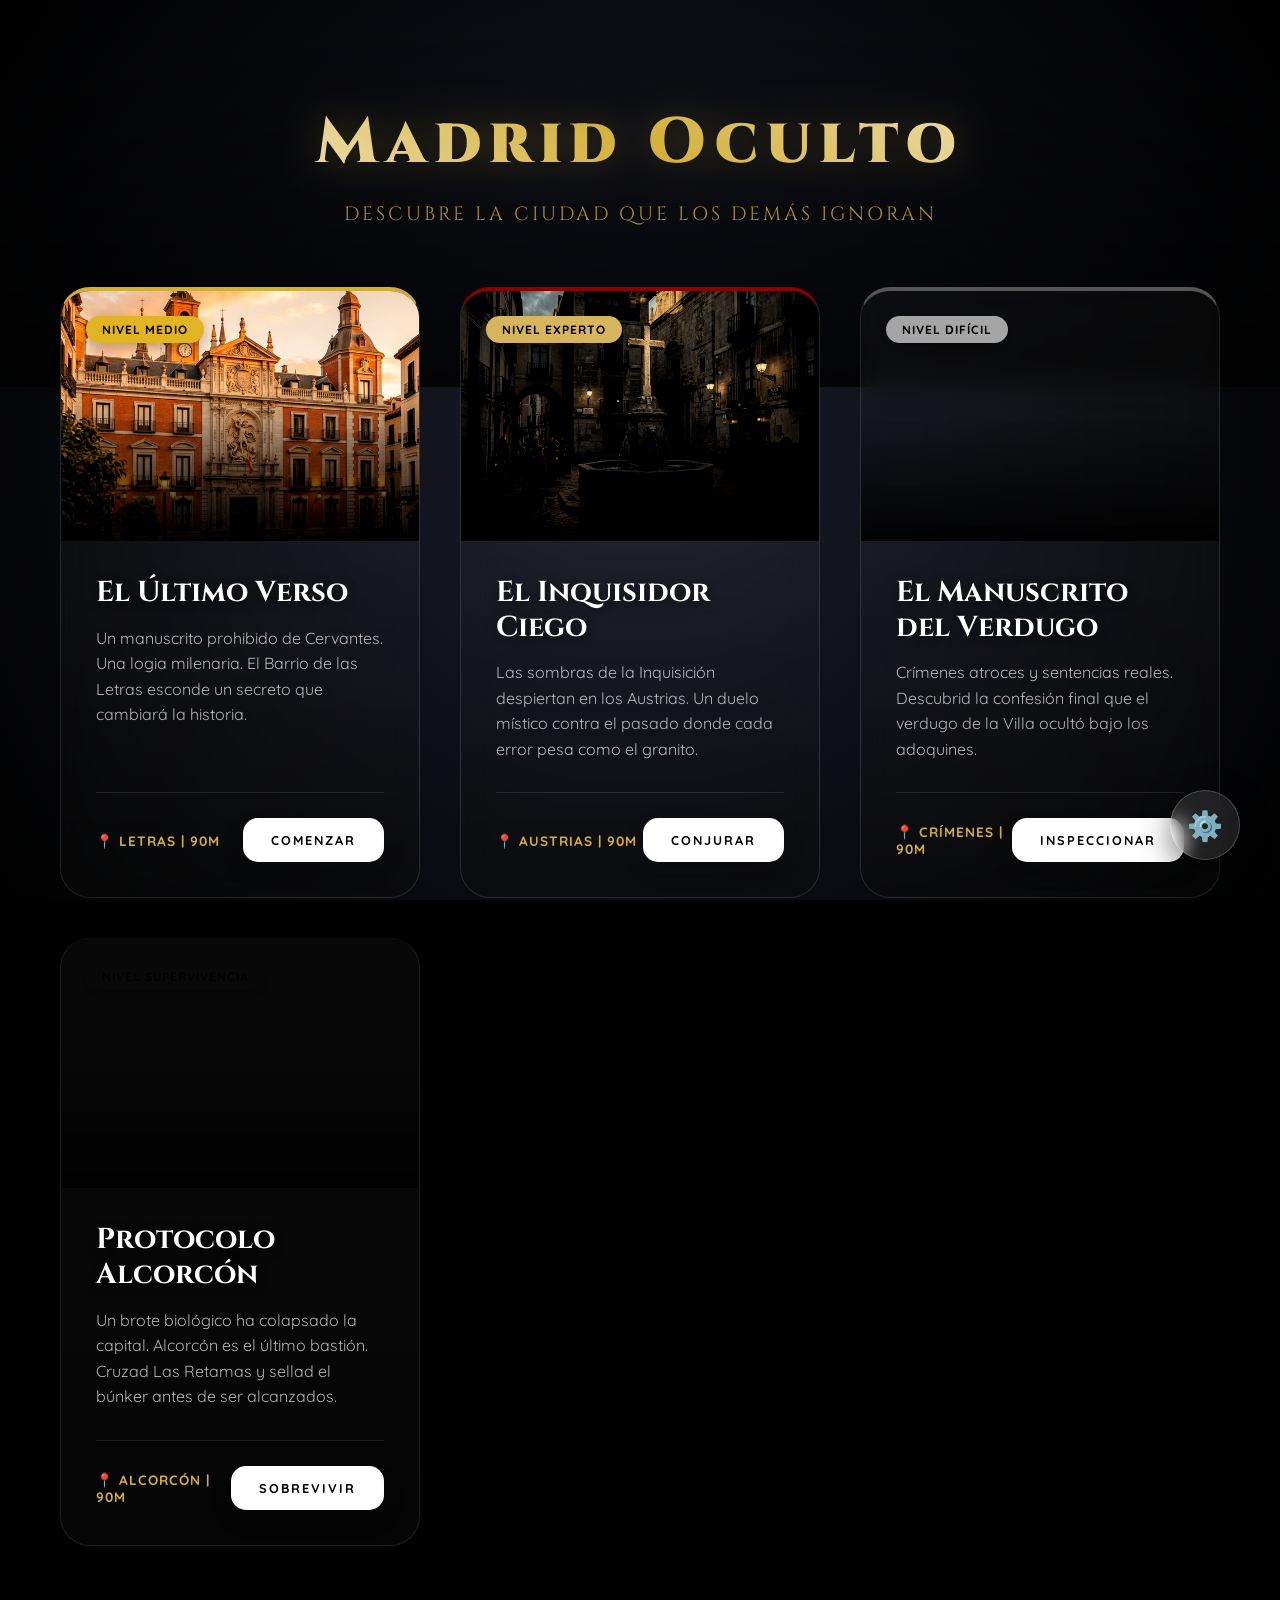
<file: index.html>
<!DOCTYPE html>
<html lang="es">

<head>
    <meta charset="UTF-8">
    <meta name="viewport" content="width=device-width, initial-scale=1.0">
    <title>Escape Room Madrid | Experiencias Inmersivas</title>
    <link
        href="https://fonts.googleapis.com/css2?family=Cinzel:wght@400;700;900&family=Quicksand:wght@300;400;500;700&display=swap"
        rel="stylesheet">
    <style>
        :root {
            --gold: #d4af37;
            --crimson: #8b0000;
            --ink: #0f111a;
            --white: #ffffff;
            --clay: #e0d5c0;
        }

        * {
            margin: 0;
            padding: 0;
            box-sizing: border-box;
        }

        body {
            font-family: 'Quicksand', sans-serif;
            background: #000;
            color: var(--white);
            min-height: 100vh;
            overflow-x: hidden;
        }

        /* Animated Background */
        body::before {
            content: '';
            position: fixed;
            top: 0;
            left: 0;
            width: 100%;
            height: 100%;
            background: radial-gradient(circle at 50% 50%, #1a1d29 0%, #000 100%);
            z-index: -1;
        }

        /* Hero with Glassmorphism */
        .hero {
            padding: 100px 20px 160px;
            text-align: center;
            position: relative;
            background: linear-gradient(to bottom, rgba(0, 0, 0, 0) 0%, rgba(0, 0, 0, 0.8) 100%);
        }

        .hero h1 {
            font-family: 'Cinzel', serif;
            font-size: 4rem;
            letter-spacing: 8px;
            margin-bottom: 15px;
            background: linear-gradient(45deg, #fff, var(--gold), #fff);
            -webkit-background-clip: text;
            background-clip: text;
            -webkit-text-fill-color: transparent;
            font-weight: 900;
            filter: drop-shadow(0 0 20px rgba(212, 175, 55, 0.3));
        }

        .hero p {
            font-family: 'Cinzel', serif;
            font-size: 1.2rem;
            letter-spacing: 3px;
            opacity: 0.8;
            max-width: 800px;
            margin: 0 auto;
            color: var(--gold);
        }

        /* Mission Container */
        .mission-container {
            max-width: 1200px;
            margin: -100px auto 100px;
            padding: 0 20px;
            display: grid;
            grid-template-columns: repeat(3, 1fr);
            gap: 40px;
            position: relative;
            z-index: 10;
        }

        .card {
            background: rgba(255, 255, 255, 0.03);
            border-radius: 30px;
            overflow: hidden;
            backdrop-filter: blur(15px);
            border: 1px solid rgba(255, 255, 255, 0.1);
            transition: all 0.6s cubic-bezier(0.165, 0.84, 0.44, 1);
            display: flex;
            flex-direction: column;
            height: 100%;
            position: relative;
        }

        .card:hover {
            transform: translateY(-20px) scale(1.03);
            border-color: var(--gold);
            background: rgba(255, 255, 255, 0.07);
            box-shadow: 0 40px 100px rgba(0, 0, 0, 0.4);
        }

        .card-image {
            height: 250px;
            background-size: cover;
            background-position: center;
            position: relative;
            transition: 0.6s;
        }

        .card:hover .card-image {
            transform: scale(1.1);
        }

        .card-overlay {
            position: absolute;
            inset: 0;
            background: linear-gradient(to bottom, transparent 40%, rgba(0, 0, 0, 0.9));
        }

        .difficulty-tag {
            background: var(--gold);
            color: black;
            padding: 6px 16px;
            border-radius: 50px;
            font-size: 0.75rem;
            font-weight: 900;
            letter-spacing: 1px;
            position: absolute;
            top: 25px;
            left: 25px;
            z-index: 5;
            box-shadow: 0 5px 15px rgba(0, 0, 0, 0.3);
        }

        .card-content {
            padding: 35px;
            flex-grow: 1;
            display: flex;
            flex-direction: column;
            justify-content: space-between;
            background: linear-gradient(to bottom, transparent, rgba(0, 0, 0, 0.4));
        }

        .card-title {
            font-family: 'Cinzel', serif;
            font-size: 1.8rem;
            color: var(--white);
            margin-bottom: 15px;
            line-height: 1.2;
            text-shadow: 0 2px 10px rgba(0, 0, 0, 0.5);
        }

        .card-desc {
            font-size: 1rem;
            color: rgba(255, 255, 255, 0.7);
            line-height: 1.6;
            margin-bottom: 30px;
        }

        .card-footer {
            display: flex;
            justify-content: space-between;
            align-items: center;
            border-top: 1px solid rgba(255, 255, 255, 0.1);
            padding-top: 25px;
        }

        .meta-info {
            font-size: 0.85rem;
            color: var(--gold);
            font-weight: 700;
            letter-spacing: 1px;
        }

        .btn-play {
            padding: 14px 28px;
            border-radius: 15px;
            text-decoration: none;
            font-weight: 800;
            text-transform: uppercase;
            font-size: 0.8rem;
            letter-spacing: 2px;
            transition: 0.3s;
            background: var(--white);
            color: #000;
            box-shadow: 0 10px 20px rgba(0, 0, 0, 0.2);
        }

        .btn-play:hover {
            background: var(--gold);
            transform: scale(1.1);
        }

        /* Mission Styles */
        .card-verso {
            border-top: 4px solid var(--gold);
        }

        .card-inquisidor {
            border-top: 4px solid var(--crimson);
        }

        .card-verdugo {
            border-top: 4px solid #555;
        }

        .card-alcorcon {
            border-top: 4px solid var(--accent);
        }

        .gm-icon {
            position: fixed;
            bottom: 40px;
            right: 40px;
            width: 70px;
            height: 70px;
            background: rgba(255, 255, 255, 0.1);
            border: 1px solid rgba(255, 255, 255, 0.2);
            border-radius: 50%;
            display: flex;
            align-items: center;
            justify-content: center;
            backdrop-filter: blur(10px);
            cursor: pointer;
            z-index: 1000;
            transition: 0.4s;
            font-size: 1.8rem;
            box-shadow: 0 10px 30px rgba(0, 0, 0, 0.5);
        }

        .gm-icon:hover {
            transform: rotate(90deg) scale(1.1);
            background: rgba(255, 255, 255, 0.2);
            border-color: var(--gold);
        }

        @media (max-width: 1100px) {
            .mission-container {
                grid-template-columns: repeat(2, 1fr);
                gap: 30px;
            }
        }

        @media (max-width: 768px) {
            .mission-container {
                grid-template-columns: 1fr;
                margin-top: -80px;
            }

            .hero h1 {
                font-size: 2.8rem;
            }

            .card-image {
                height: 200px;
            }
        }
    </style>
</head>

<body>
    <div class="gm-icon" onclick="checkGMPassword()" title="Modo Game Master">⚙️</div>

    <section class="hero">
        <h1>Madrid Oculto</h1>
        <p>DESCUBRE LA CIUDAD QUE LOS DEMÁS IGNORAN</p>
    </section>

    <main class="mission-container">
        <!-- VERSO -->
        <div class="card card-verso">
            <div class="card-image"
                style="background-image: url('El-Ultimo-Verso/palacio_santa_cruz_madrid_1773341559525.png'); filter: contrast(1.1) saturate(1.1);">
                <span class="difficulty-tag">NIVEL MEDIO</span>
                <div class="card-overlay"></div>
            </div>
            <div class="card-content">
                <div>
                    <h2 class="card-title">El Último Verso</h2>
                    <p class="card-desc">Un manuscrito prohibido de Cervantes. Una logia milenaria. El Barrio de las
                        Letras esconde un secreto que cambiará la historia.</p>
                </div>
                <div class="card-footer">
                    <span class="meta-info">📍 LETRAS | 90M</span>
                    <a href="El-Ultimo-Verso/index.html" class="btn-play">COMENZAR</a>
                </div>
            </div>
        </div>

        <!-- INQUISIDOR -->
        <div class="card card-inquisidor">
            <div class="card-image"
                style="background-image: url('La-Invocacion-del-Inquisidor-Ciego/plza_cruz_verde_inquisicion_madrid_1773398712007.png'); filter: sepia(0.5) contrast(1.2) brightness(0.9);">
                <span class="difficulty-tag">NIVEL EXPERTO</span>
                <div class="card-overlay"></div>
            </div>
            <div class="card-content">
                <div>
                    <h2 class="card-title">El Inquisidor Ciego</h2>
                    <p class="card-desc">Las sombras de la Inquisición despiertan en los Austrias. Un duelo místico
                        contra el pasado donde cada error pesa como el granito.</p>
                </div>
                <div class="card-footer">
                    <span class="meta-info">📍 AUSTRIAS | 90M</span>
                    <a href="La-Invocacion-del-Inquisidor-Ciego/index.html" class="btn-play">CONJURAR</a>
                </div>
            </div>
        </div>

        <!-- VERDUGO -->
        <div class="card card-verdugo">
            <div class="card-image"
                style="background-image: url('https://commons.wikimedia.org/wiki/Special:FilePath/Palacio_de_Santa_Cruz_(Madrid)_01.jpg'); filter: grayscale(1) contrast(1.2) brightness(0.9);">
                <span class="difficulty-tag">NIVEL DIFÍCIL</span>
                <div class="card-overlay"></div>
            </div>
            <div class="card-content">
                <div>
                    <h2 class="card-title">El Manuscrito del Verdugo</h2>
                    <p class="card-desc">Crímenes atroces y sentencias reales. Descubrid la confesión final que el
                        verdugo de la Villa ocultó bajo los adoquines.</p>
                </div>
                <div class="card-footer">
                    <span class="meta-info">📍 CRÍMENES | 90M</span>
                    <a href="El-Manuscrito-del-Verdugo/index.html" class="btn-play">INSPECCIONAR</a>
                </div>
            </div>
        </div>

        <!-- PROTOCOLO ALCORCON -->
        <div class="card card-alcorcon">
            <div class="card-image"
                style="background-image: url('https://upload.wikimedia.org/wikipedia/commons/6/66/Alcorc%C3%B3n_-_Estaci%C3%B3n_de_Las_Retamas.jpg'); filter: hue-rotate(90deg) contrast(1.3) brightness(0.8);">
                <span class="difficulty-tag" style="background: var(--accent); color: #000;">NIVEL SUPERVIVENCIA</span>
                <div class="card-overlay"></div>
            </div>
            <div class="card-content">
                <div>
                    <h2 class="card-title">Protocolo Alcorcón</h2>
                    <p class="card-desc">Un brote biológico ha colapsado la capital. Alcorcón es el último bastión. Cruzad Las Retamas y sellad el búnker antes de ser alcanzados.</p>
                </div>
                <div class="card-footer">
                    <span class="meta-info">📍 ALCORCÓN | 90M</span>
                    <a href="Protocolo-Alcorcon/index.html" class="btn-play">SOBREVIVIR</a>
                </div>
            </div>
        </div>
    </main>

    <script>
        function checkGMPassword() {
            const password = prompt("Introduce la clave del Game Master:");
            if (password === "5109") {
                sessionStorage.setItem('gm_access', 'granted');
                window.location.href = "master-selection.html";
            } else if (password !== null) {
                alert("❌ Clave incorrecta.");
            }
        }
    </script>
</body>

</html>
</file>
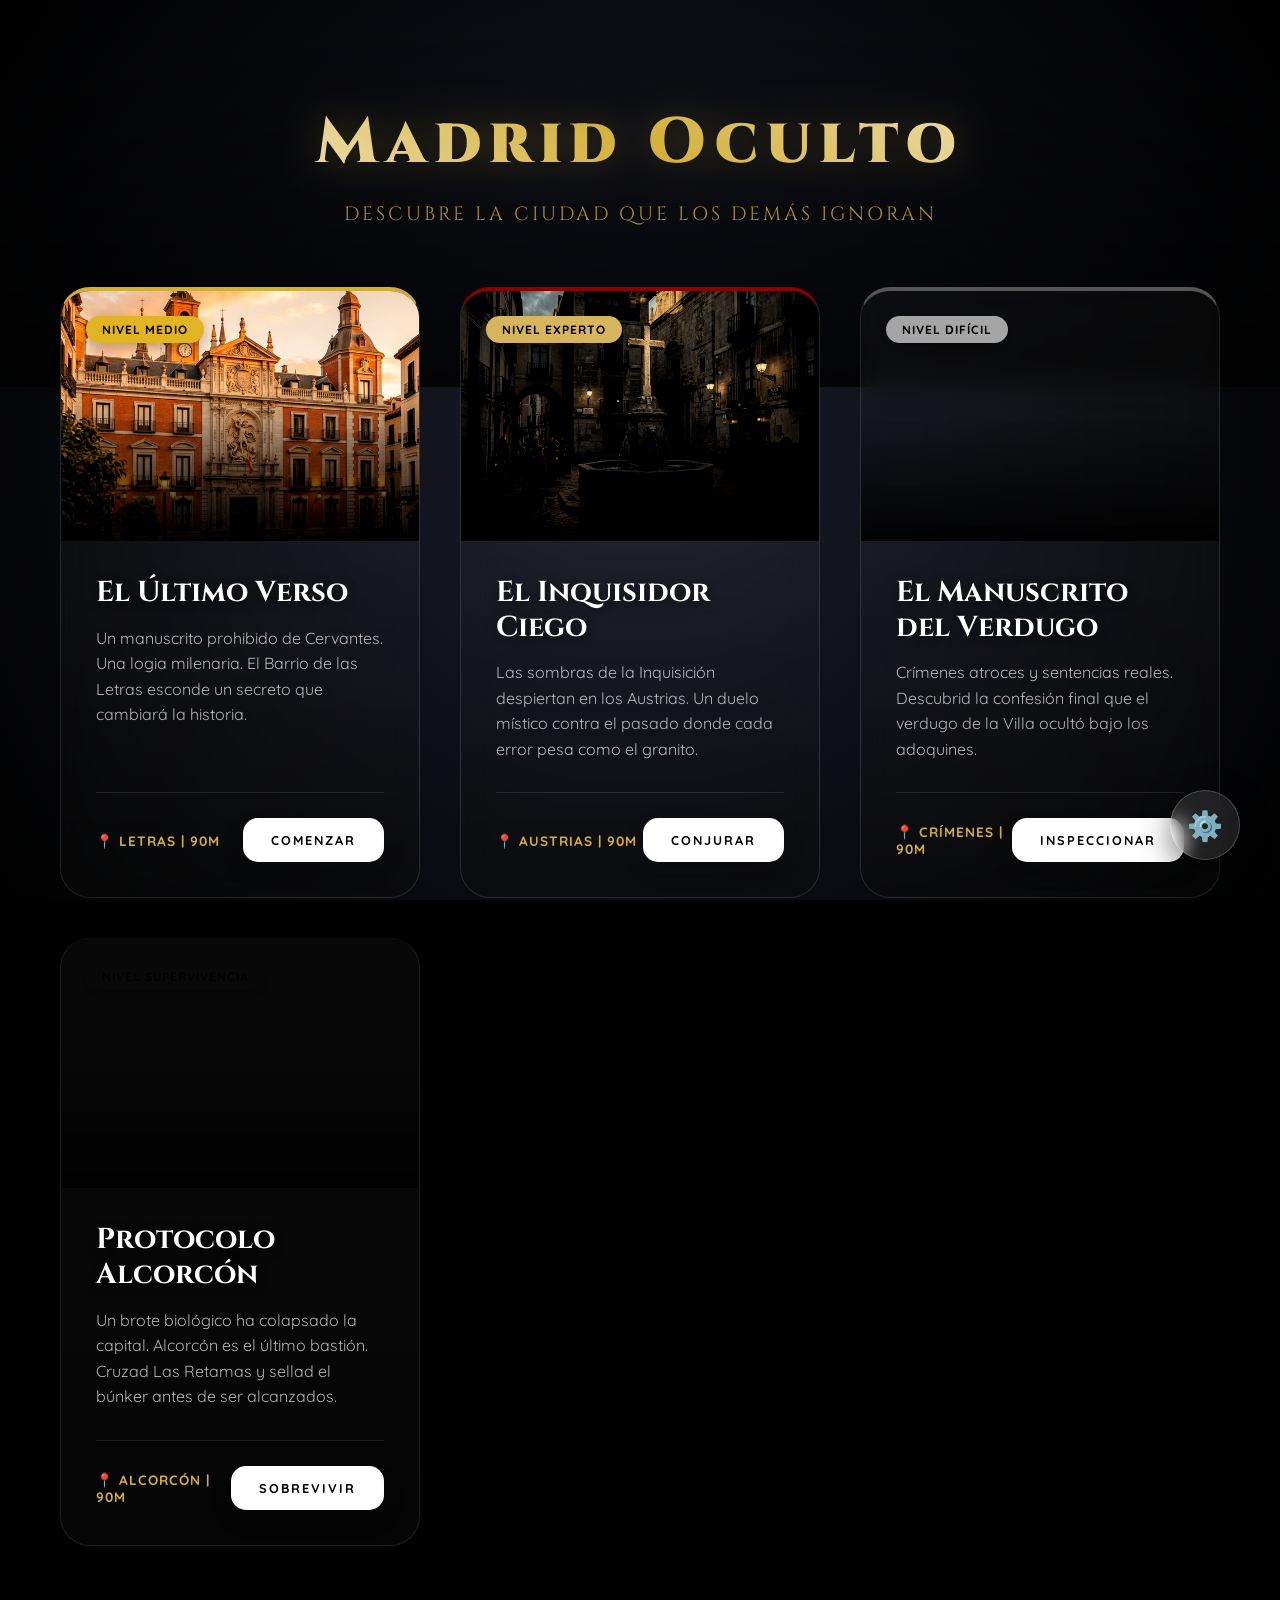
<file: master-selection.html>
<!DOCTYPE html>
<html lang="es">
<head>
    <meta charset="UTF-8">
    <meta name="viewport" content="width=device-width, initial-scale=1.0">
    <title>Panel Game Master | Madrid Oculto</title>
    <link href="https://fonts.googleapis.com/css2?family=Cinzel:wght@400;700;900&family=Quicksand:wght@400;500;600;700&display=swap" rel="stylesheet">
    <style>
        :root {
            --primary: #c9a031;
            --bg: #0a0a0d;
            --card: #16161a;
            --text: #ffffff;
        }

        * { margin: 0; padding: 0; box-sizing: border-box; }

        body {
            font-family: 'Quicksand', sans-serif;
            background: var(--bg);
            color: var(--text);
            min-height: 100vh;
            display: flex;
            flex-direction: column;
            align-items: center;
        }

        .header {
            padding: 60px 20px;
            text-align: center;
        }

        h1 {
            font-family: 'Cinzel', serif;
            font-size: 2.5rem;
            color: var(--primary);
            letter-spacing: 4px;
            text-transform: uppercase;
        }

        .subtitle {
            font-size: 0.8rem;
            opacity: 0.6;
            letter-spacing: 2px;
            text-transform: uppercase;
            margin-top: 10px;
        }

        .grid {
            display: grid;
            grid-template-columns: repeat(auto-fit, minmax(300px, 1fr));
            gap: 20px;
            max-width: 1000px;
            width: 90%;
            margin-bottom: 60px;
        }

        .master-card {
            background: var(--card);
            border-radius: 16px;
            padding: 30px;
            border: 1px solid rgba(255,255,255,0.05);
            transition: 0.3s;
            display: flex;
            flex-direction: column;
            justify-content: space-between;
            text-align: center;
        }

        .master-card:hover {
            border-color: var(--primary);
            transform: translateY(-5px);
        }

        h2 {
            font-family: 'Cinzel', serif;
            color: white;
            margin-bottom: 15px;
            font-size: 1.3rem;
        }

        p {
            font-size: 0.9rem;
            opacity: 0.7;
            margin-bottom: 25px;
            line-height: 1.6;
        }

        .btn {
            background: var(--primary);
            color: #000;
            text-decoration: none;
            padding: 14px;
            border-radius: 8px;
            font-weight: 700;
            text-transform: uppercase;
            font-size: 0.8rem;
            letter-spacing: 1px;
        }

        .back-link {
            color: var(--primary);
            text-decoration: none;
            font-weight: 700;
            font-size: 0.8rem;
            text-transform: uppercase;
            margin-top: auto;
            padding-bottom: 40px;
        }
    </style>
</head>
<body>
    <header class="header">
        <h1>Centro de Mando</h1>
        <p class="subtitle">Logia de la Sociedad del Lirio</p>
    </header>

    <div class="grid">
        <div class="master-card">
            <div>
                <h2>El Último Verso</h2>
                <p>Guía del Barrio de las Letras. Soluciones a las estrofas prohibidas de Cervantes.</p>
            </div>
            <a href="El-Ultimo-Verso/master.html" class="btn">Abrir Consola</a>
        </div>
        <div class="master-card">
            <div>
                <h2>El Inquisidor Ciego</h2>
                <p>Manual del Madrid de los Austrias. Control de portales y códigos de fe.</p>
            </div>
            <a href="La-Invocacion-del-Inquisidor-Ciego/master.html" class="btn">Abrir Consola</a>
        </div>
        <div class="master-card">
            <div>
                <h2>El Manuscrito del Verdugo</h2>
                <p>Registro de crímenes. Todo lo necesario para asistir a los investigadores del cadalso.</p>
            </div>
            <a href="El-Manuscrito-del-Verdugo/master.html" class="btn">Abrir Consola</a>
        </div>
        <div class="master-card">
            <div>
                <h2>Protocolo Alcorcón</h2>
                <p>Centro de mando biológico. Protocolos de contención y filtros de supervivencia.</p>
            </div>
            <a href="Protocolo-Alcorcon/master.html" class="btn">Abrir Consola</a>
        </div>
    </div>

    <a href="index.html" class="back-link">⬅ Cerrar Sesión Segura</a>

    <script>
        if (sessionStorage.getItem('gm_access') !== 'granted') {
            window.location.href = 'index.html';
        }
    </script>
</body>
</html>
</file>
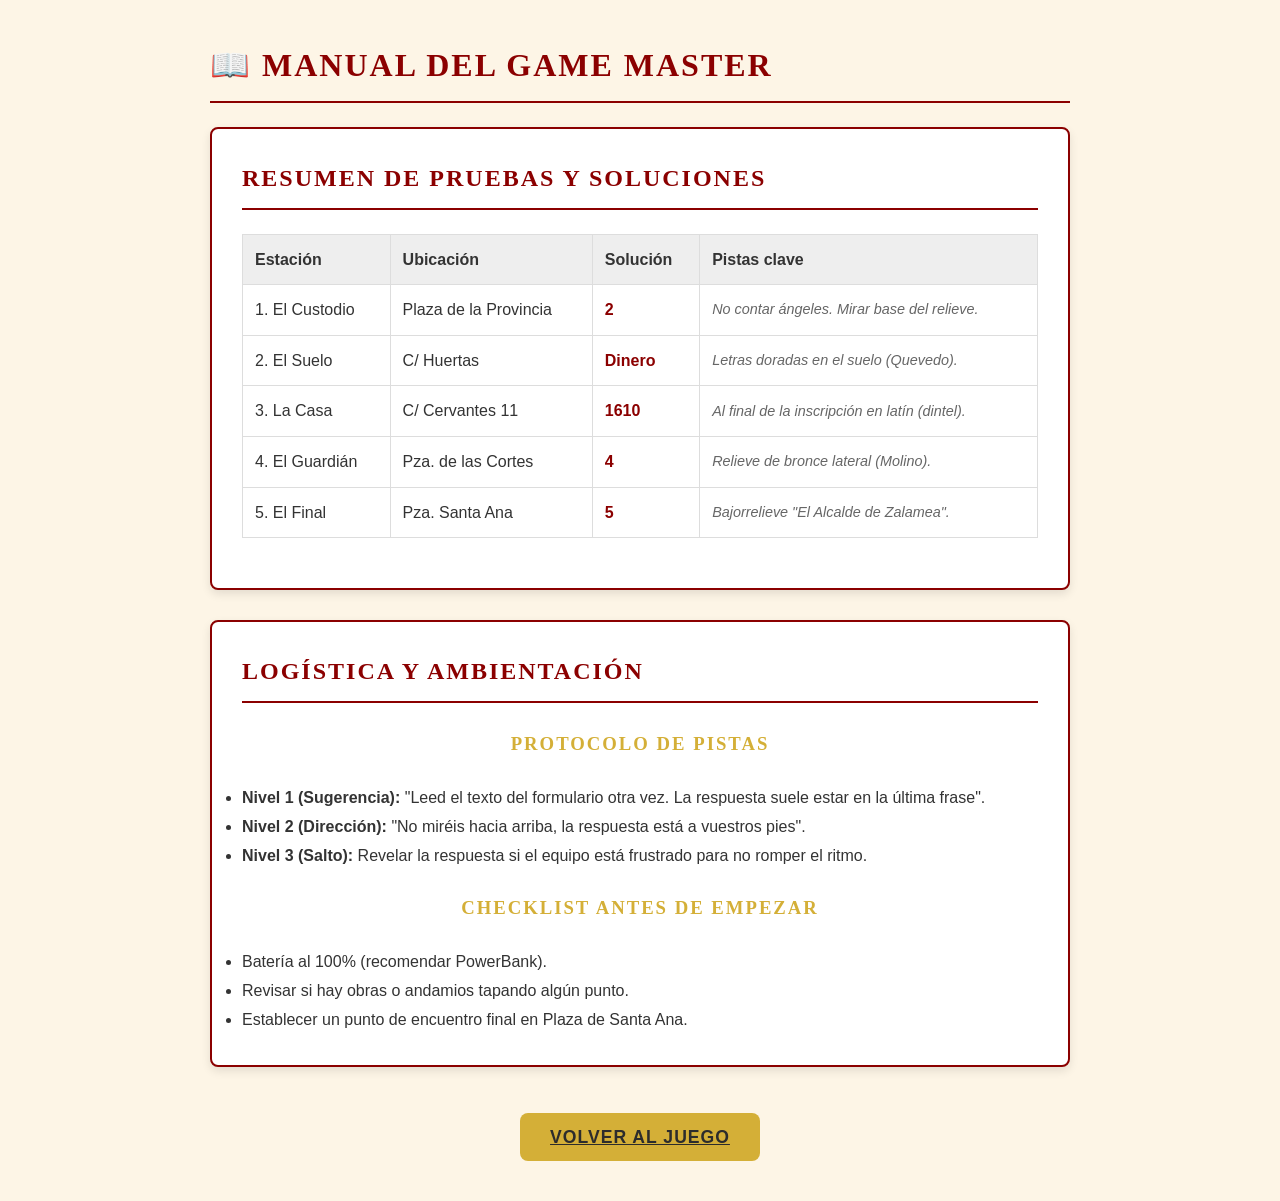
<file: master.html>
<!DOCTYPE html>
<html lang="es">
<head>
    <meta charset="UTF-8">
    <meta name="viewport" content="width=device-width, initial-scale=1.0">
    <title>Manual del Game Master | El Último Verso</title>
    <link rel="stylesheet" href="style.css">
    <style>
        body { background: #fdf5e6; color: #333; }
        .master-container { max-width: 900px; margin: 0 auto; padding: 40px 20px; }
        .master-card { background: white; padding: 30px; border-radius: 8px; box-shadow: 0 4px 10px rgba(0,0,0,0.1); border: 2px solid var(--secondary-color); margin-bottom: 30px; }
        h1, h2 { color: var(--secondary-color); border-bottom: 2px solid var(--secondary-color); padding-bottom: 10px; text-align: left; }
        table { width: 100%; border-collapse: collapse; margin: 20px 0; }
        th, td { border: 1px solid #ddd; padding: 12px; text-align: left; }
        th { background: #eee; }
        .solution { font-weight: bold; color: var(--secondary-color); }
        .hint-text { font-size: 0.9rem; color: #666; font-style: italic; }
    </style>
</head>
<body>
    <div class="master-container">
        <h1>📖 Manual del Game Master</h1>
        
        <div class="master-card">
            <h2>Resumen de Pruebas y Soluciones</h2>
            <table>
                <thead>
                    <tr>
                        <th>Estación</th>
                        <th>Ubicación</th>
                        <th>Solución</th>
                        <th>Pistas clave</th>
                    </tr>
                </thead>
                <tbody>
                    <tr>
                        <td>1. El Custodio</td>
                        <td>Plaza de la Provincia</td>
                        <td class="solution">2</td>
                        <td class="hint-text">No contar ángeles. Mirar base del relieve.</td>
                    </tr>
                    <tr>
                        <td>2. El Suelo</td>
                        <td>C/ Huertas</td>
                        <td class="solution">Dinero</td>
                        <td class="hint-text">Letras doradas en el suelo (Quevedo).</td>
                    </tr>
                    <tr>
                        <td>3. La Casa</td>
                        <td>C/ Cervantes 11</td>
                        <td class="solution">1610</td>
                        <td class="hint-text">Al final de la inscripción en latín (dintel).</td>
                    </tr>
                    <tr>
                        <td>4. El Guardián</td>
                        <td>Pza. de las Cortes</td>
                        <td class="solution">4</td>
                        <td class="hint-text">Relieve de bronce lateral (Molino).</td>
                    </tr>
                    <tr>
                        <td>5. El Final</td>
                        <td>Pza. Santa Ana</td>
                        <td class="solution">5</td>
                        <td class="hint-text">Bajorrelieve "El Alcalde de Zalamea".</td>
                    </tr>
                </tbody>
            </table>
        </div>

        <div class="master-card">
            <h2>Logística y Ambientación</h2>
            <div style="line-height: 1.8;">
                <h3>Protocolo de Pistas</h3>
                <ul>
                    <li><strong>Nivel 1 (Sugerencia):</strong> "Leed el texto del formulario otra vez. La respuesta suele estar en la última frase".</li>
                    <li><strong>Nivel 2 (Dirección):</strong> "No miréis hacia arriba, la respuesta está a vuestros pies".</li>
                    <li><strong>Nivel 3 (Salto):</strong> Revelar la respuesta si el equipo está frustrado para no romper el ritmo.</li>
                </ul>
                
                <h3 style="margin-top: 20px;">Checklist antes de empezar</h3>
                <ul>
                    <li>Batería al 100% (recomendar PowerBank).</li>
                    <li>Revisar si hay obras o andamios tapando algún punto.</li>
                    <li>Establecer un punto de encuentro final en Plaza de Santa Ana.</li>
                </ul>
            </div>
        </div>

        <div style="text-align: center;">
            <a href="index.html" class="btn btn-primary" style="display: inline-block; width: auto; padding: 10px 30px;">Volver al Juego</a>
        </div>
    </div>
</body>
</html>
</file>
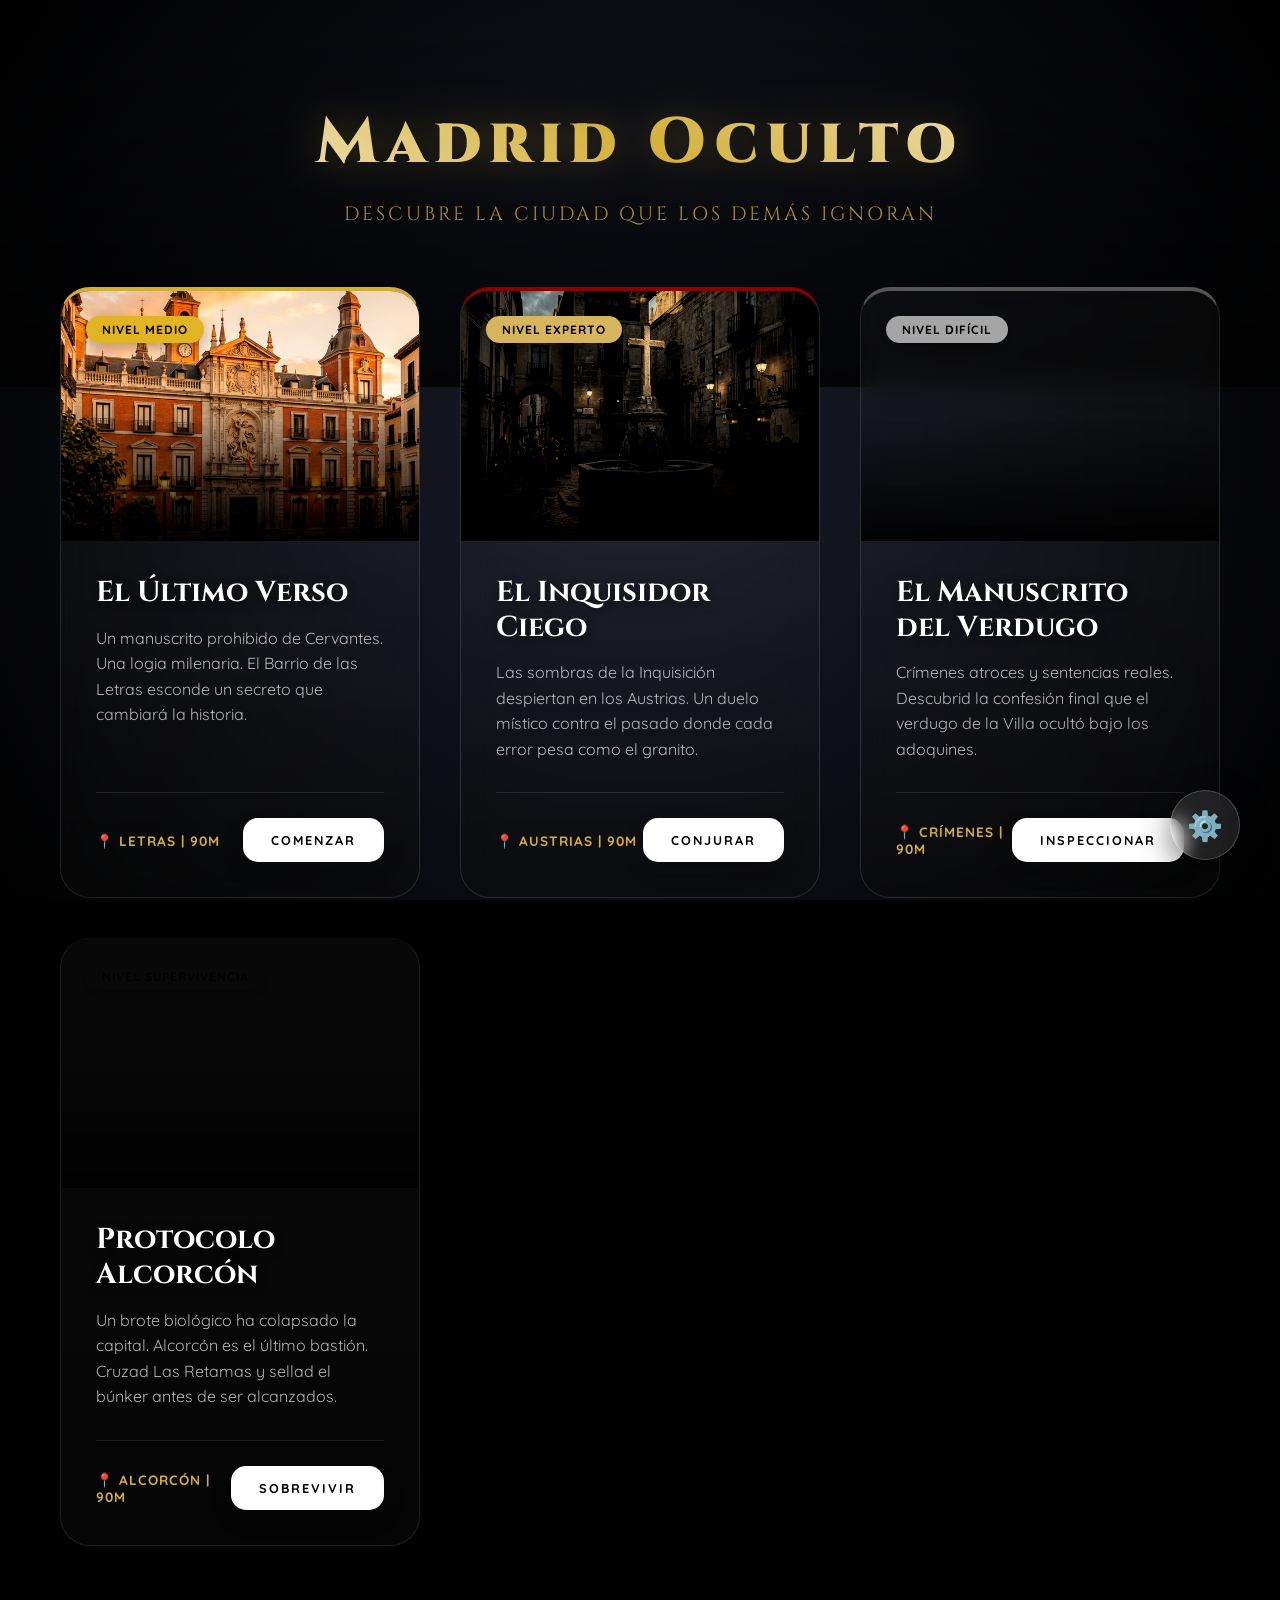
<file: El-Manuscrito-del-Verdugo/master.html>
<!DOCTYPE html>
<html lang="es">
<head>
    <meta charset="UTF-8">
    <meta name="viewport" content="width=device-width, initial-scale=1.0">
    <title>GM | El Manuscrito del Verdugo</title>
    <link href="https://fonts.googleapis.com/css2?family=Cinzel:wght@400;700;900&family=Quicksand:wght@400;500;600;700&display=swap" rel="stylesheet">
    <style>
        :root {
            --primary: #d00000;
            --bg: #0a0a0a;
            --surface: #1a1a1a;
        }

        * { margin:0; padding:0; box-sizing:border-box; }

        body {
            font-family: 'Quicksand', sans-serif;
            background-color: var(--bg);
            color: #eee;
            padding: 20px;
        }

        .master-container { max-width: 800px; margin: 0 auto; }

        header {
            text-align: center;
            padding: 40px 20px;
            background: var(--surface);
            border: 2px solid #333;
            margin-bottom: 30px;
        }

        h1 { font-family: 'Cinzel', serif; color: var(--primary); font-size: 1.8rem; letter-spacing: 2px; }

        .section {
            background: var(--surface);
            padding: 30px;
            border: 1px solid #333;
            margin-bottom: 25px;
        }

        h2 { 
            font-family: 'Cinzel', serif; color: white; font-size: 1.1rem; 
            margin-bottom: 20px; text-transform: uppercase; border-left: 5px solid var(--primary);
            padding-left: 15px;
        }

        .table-wrapper { width: 100%; overflow-x: auto; }

        table { width: 100%; border-collapse: collapse; min-width: 500px; }

        th, td { text-align: left; padding: 15px; border-bottom: 1px solid #222; }

        th { font-family: 'Cinzel', serif; color: var(--primary); font-size: 0.8rem; }

        .solution { 
            font-weight: 800; color: white; background: var(--primary); 
            padding: 5px 10px; border-radius: 2px; 
        }

        .btn-nav { display: flex; justify-content: center; gap: 15px; margin-top: 40px; }

        .btn {
            padding: 15px 30px; text-decoration: none; font-weight: 900;
            text-transform: uppercase; font-size: 0.8rem; border: 2px solid #333;
        }

        .btn-red { background: var(--primary); color: white; border-color: var(--primary); }
        .btn-dark { background: #000; color: #666; }
    </style>
</head>
<body>
    <div class="master-container">
        <header>
            <h1>Archivo GM: El Manuscrito del Verdugo</h1>
            <p style="font-weight: 700; color: #444; font-size: 0.8rem; letter-spacing: 2px; margin-top: 5px;">HOJA DE SENTENCIAS Y CLAVES DEL CRIMEN</p>
        </header>

        <section class="section">
            <h2>🔑 REGISTRO DE CADALSOS</h2>
            <div class="table-wrapper">
                <table>
                    <thead>
                        <tr>
                            <th>Crimen / Estación</th>
                            <th>Sentencia (Respuesta)</th>
                            <th>Guía del Verdugo</th>
                        </tr>
                    </thead>
                    <tbody>
                        <tr><td>1. Pza. Provincia</td><td><span class="solution">17</span></td><td style="color:#888;">Siglo de construcción mencionado en las placas.</td></tr>
                        <tr><td>2. Puerta Cerrada</td><td><span class="solution">fuego</span></td><td style="color:#888;">Palabra del lema en los murales de la plaza.</td></tr>
                        <tr><td>3. C/ de la Cabeza</td><td><span class="solution">13</span></td><td style="color:#888;">Número del portal con el busto del decapitado.</td></tr>
                        <tr><td>4. Trinitarias</td><td><span class="solution">cervantes</span></td><td style="color:#888;">Apellido del hidalgo enterrado en el convento.</td></tr>
                        <tr><td>5. Pza. Santa Ana</td><td><span class="solution">determinación</span></td><td style="color:#888;">Palabra bajo Calderón (Placa Honor).</td></tr>
                    </tbody>
                </table>
            </div>
        </section>

        <div class="btn-nav">
            <a href="../master-selection.html" class="btn btn-dark">⬅ ABANDONAR ARCHIVO</a>
            <a href="index.html" class="btn btn-red">VER ESCENA DEL CRIMEN</a>
        </div>
    </div>

    <script>
        if (sessionStorage.getItem('gm_access') !== 'granted') {
            window.location.href = '../index.html';
        }
    </script>
</body>
</html>
</file>
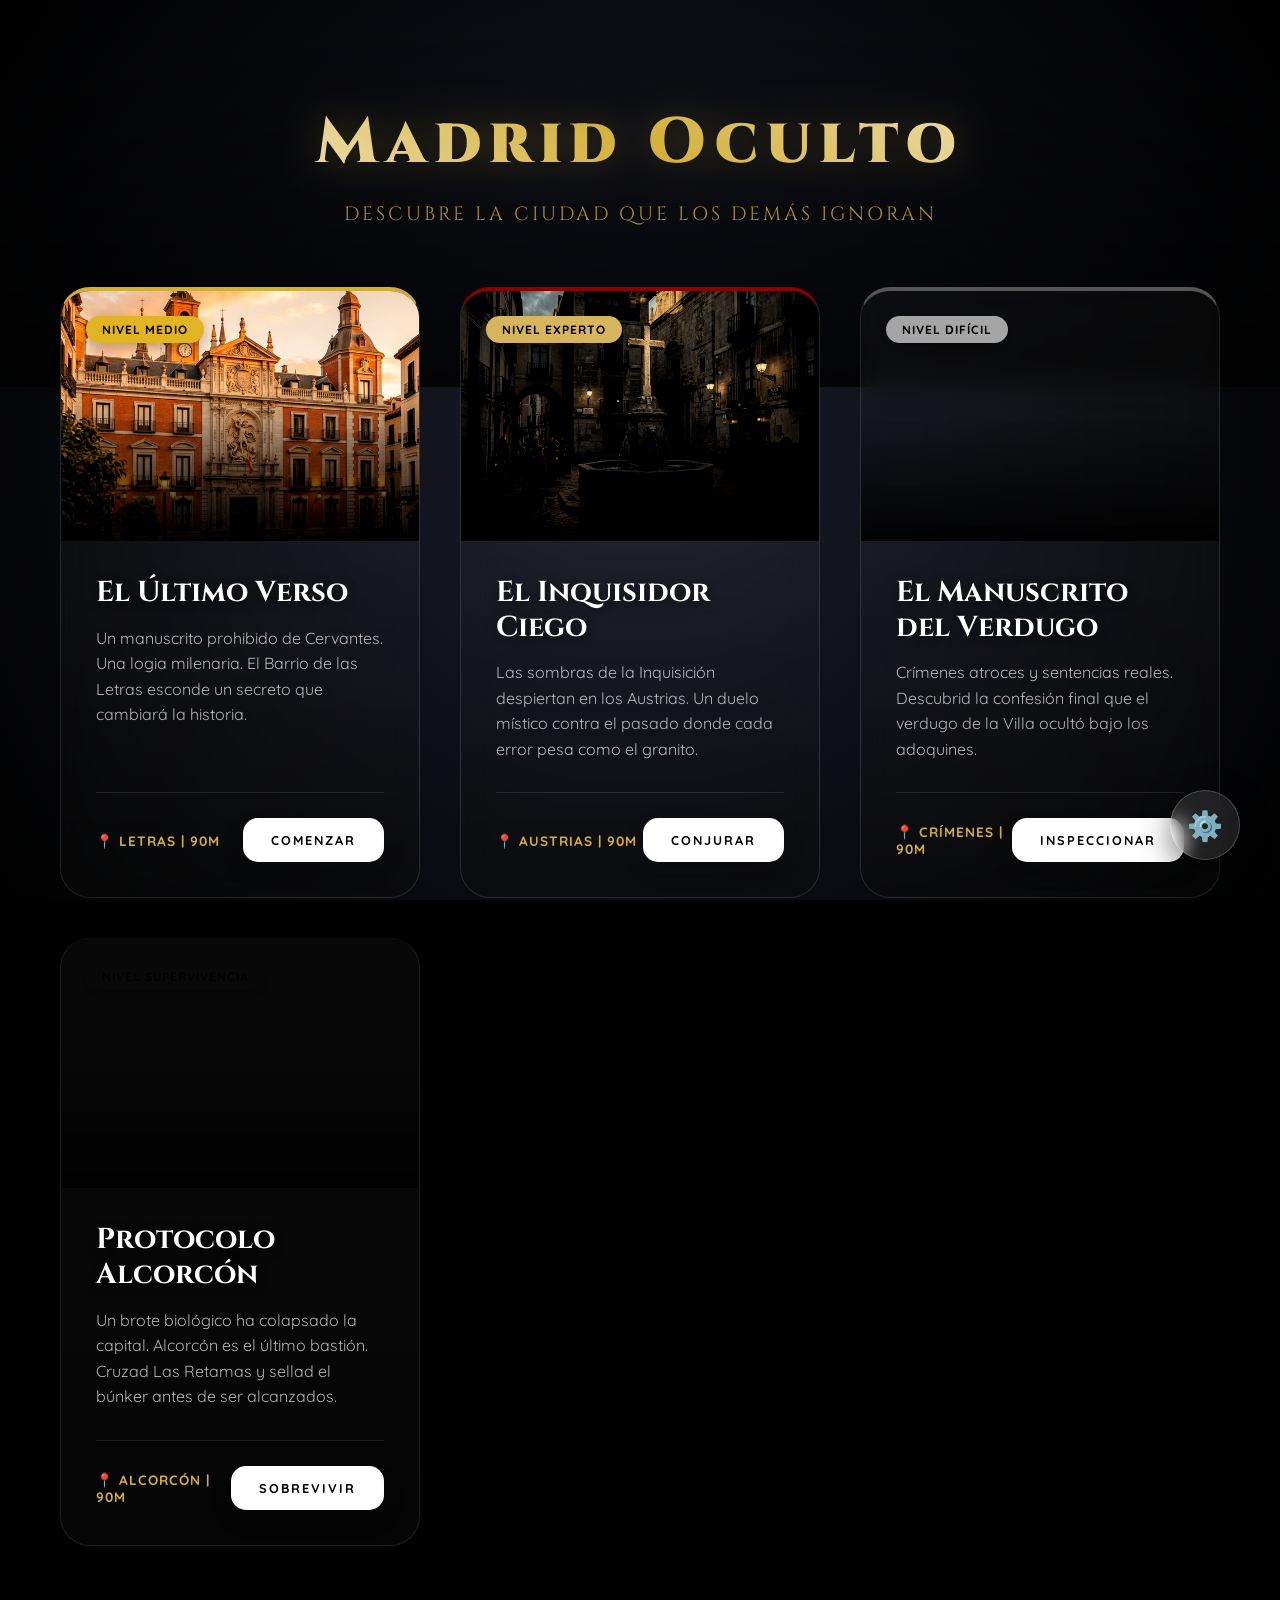
<file: El-Ultimo-Verso/master.html>
<!DOCTYPE html>
<html lang="es">
<head>
    <meta charset="UTF-8">
    <meta name="viewport" content="width=device-width, initial-scale=1.0">
    <title>GM | El Último Verso</title>
    <link href="https://fonts.googleapis.com/css2?family=Cinzel:wght@400;700;900&family=Quicksand:wght@400;500;600;700&display=swap" rel="stylesheet">
    <style>
        :root {
            --primary: #c9a031;
            --ink: #1a2a44;
            --bg: #f7f3e9;
            --text: #2c241a;
        }

        * { margin:0; padding:0; box-sizing:border-box; }

        body {
            font-family: 'Quicksand', sans-serif;
            background-color: var(--bg);
            background-image: url('https://www.transparenttextures.com/patterns/handmade-paper.png');
            color: var(--text);
            padding: 20px;
        }

        .master-container {
            max-width: 800px;
            margin: 0 auto;
        }

        header {
            text-align: center;
            padding: 40px 20px;
            background: white;
            border-radius: 20px;
            box-shadow: 0 10px 30px rgba(0,0,0,0.05);
            margin-bottom: 30px;
            border: 1px solid var(--primary);
        }

        h1 { font-family: 'Cinzel', serif; color: var(--ink); font-size: 2rem; margin-bottom: 5px; }

        .section {
            background: white;
            padding: 30px;
            border-radius: 20px;
            margin-bottom: 25px;
            box-shadow: 0 5px 20px rgba(0,0,0,0.03);
            border: 1px solid rgba(212,175,55,0.2);
        }

        h2 { 
            font-family: 'Cinzel', serif; 
            color: var(--primary); 
            font-size: 1.2rem; 
            margin-bottom: 20px;
            border-bottom: 2px solid var(--bg);
            padding-bottom: 10px;
        }

        .table-wrapper { width: 100%; overflow-x: auto; }

        table {
            width: 100%;
            border-collapse: collapse;
            min-width: 500px;
        }

        th, td {
            text-align: left;
            padding: 15px;
            border-bottom: 1px solid #f0f0f0;
        }

        th { font-family: 'Cinzel', serif; color: var(--ink); font-size: 0.8rem; text-transform: uppercase; letter-spacing: 1px; }

        .solution { 
            font-weight: 800; 
            color: var(--ink); 
            background: #fff9e6; 
            padding: 6px 12px; 
            border-radius: 8px; 
            border: 1px solid var(--primary); 
        }

        .hint-text { color: #666; font-size: 0.9rem; font-style: italic; }

        .btn-nav {
            display: flex;
            justify-content: center;
            gap: 15px;
            margin-top: 40px;
        }

        .btn {
            padding: 15px 30px;
            text-decoration: none;
            border-radius: 12px;
            font-weight: 800;
            text-transform: uppercase;
            font-size: 0.8rem;
            transition: 0.3s;
        }

        .btn-gold { background: var(--primary); color: white; box-shadow: 0 5px 15px rgba(201,160,49,0.3); }
        .btn-dark { background: var(--ink); color: white; }

        @media (max-width: 600px) {
            h1 { font-size: 1.5rem; }
            .section { padding: 20px; }
        }
    </style>
</head>
<body>
    <div class="master-container">
        <header>
            <h1>Archivo GM: El Último Verso</h1>
            <p style="font-weight: 700; color: var(--primary); text-transform: uppercase; letter-spacing: 2px; font-size: 0.8rem;">SOCIEDAD DEL LIRIO - CONTROL DE MISIONES</p>
        </header>

        <section class="section">
            <h2>🔑 REGISTRO DE CLAVES</h2>
            <div class="table-wrapper">
                <table>
                    <thead>
                        <tr>
                            <th>Estación</th>
                            <th>Respuesta</th>
                            <th>Pista Maestra</th>
                        </tr>
                    </thead>
                    <tbody>
                        <tr><td>1. Provincia</td><td><span class="solution">2</span></td><td class="hint-text">No contar ángeles. Mirar base del relieve.</td></tr>
                        <tr><td>2. Letras Suelo</td><td><span class="solution">Dinero</span></td><td class="hint-text">Palabra final en la cita de Quevedo.</td></tr>
                        <tr><td>3. C/ Cervantes 11</td><td><span class="solution">1610</span></td><td class="hint-text">Año al final de la inscripción en latín.</td></tr>
                        <tr><td>4. Pza. Cortes</td><td><span class="solution">4</span></td><td class="hint-text">Número de aspas en el molino del relieve lateral.</td></tr>
                        <tr><td>5. Pza. Santa Ana</td><td><span class="solution">5</span></td><td class="hint-text">Personajes en el bajorrelieve lateral "Honor".</td></tr>
                    </tbody>
                </table>
            </div>
        </section>

        <div class="btn-nav">
            <a href="../master-selection.html" class="btn btn-dark">⬅ REGRESAR</a>
            <a href="index.html" class="btn btn-gold">VER VISTA JUGADOR</a>
        </div>
    </div>

    <script>
        if (sessionStorage.getItem('gm_access') !== 'granted') {
            window.location.href = '../index.html';
        }
    </script>
</body>
</html>
</file>
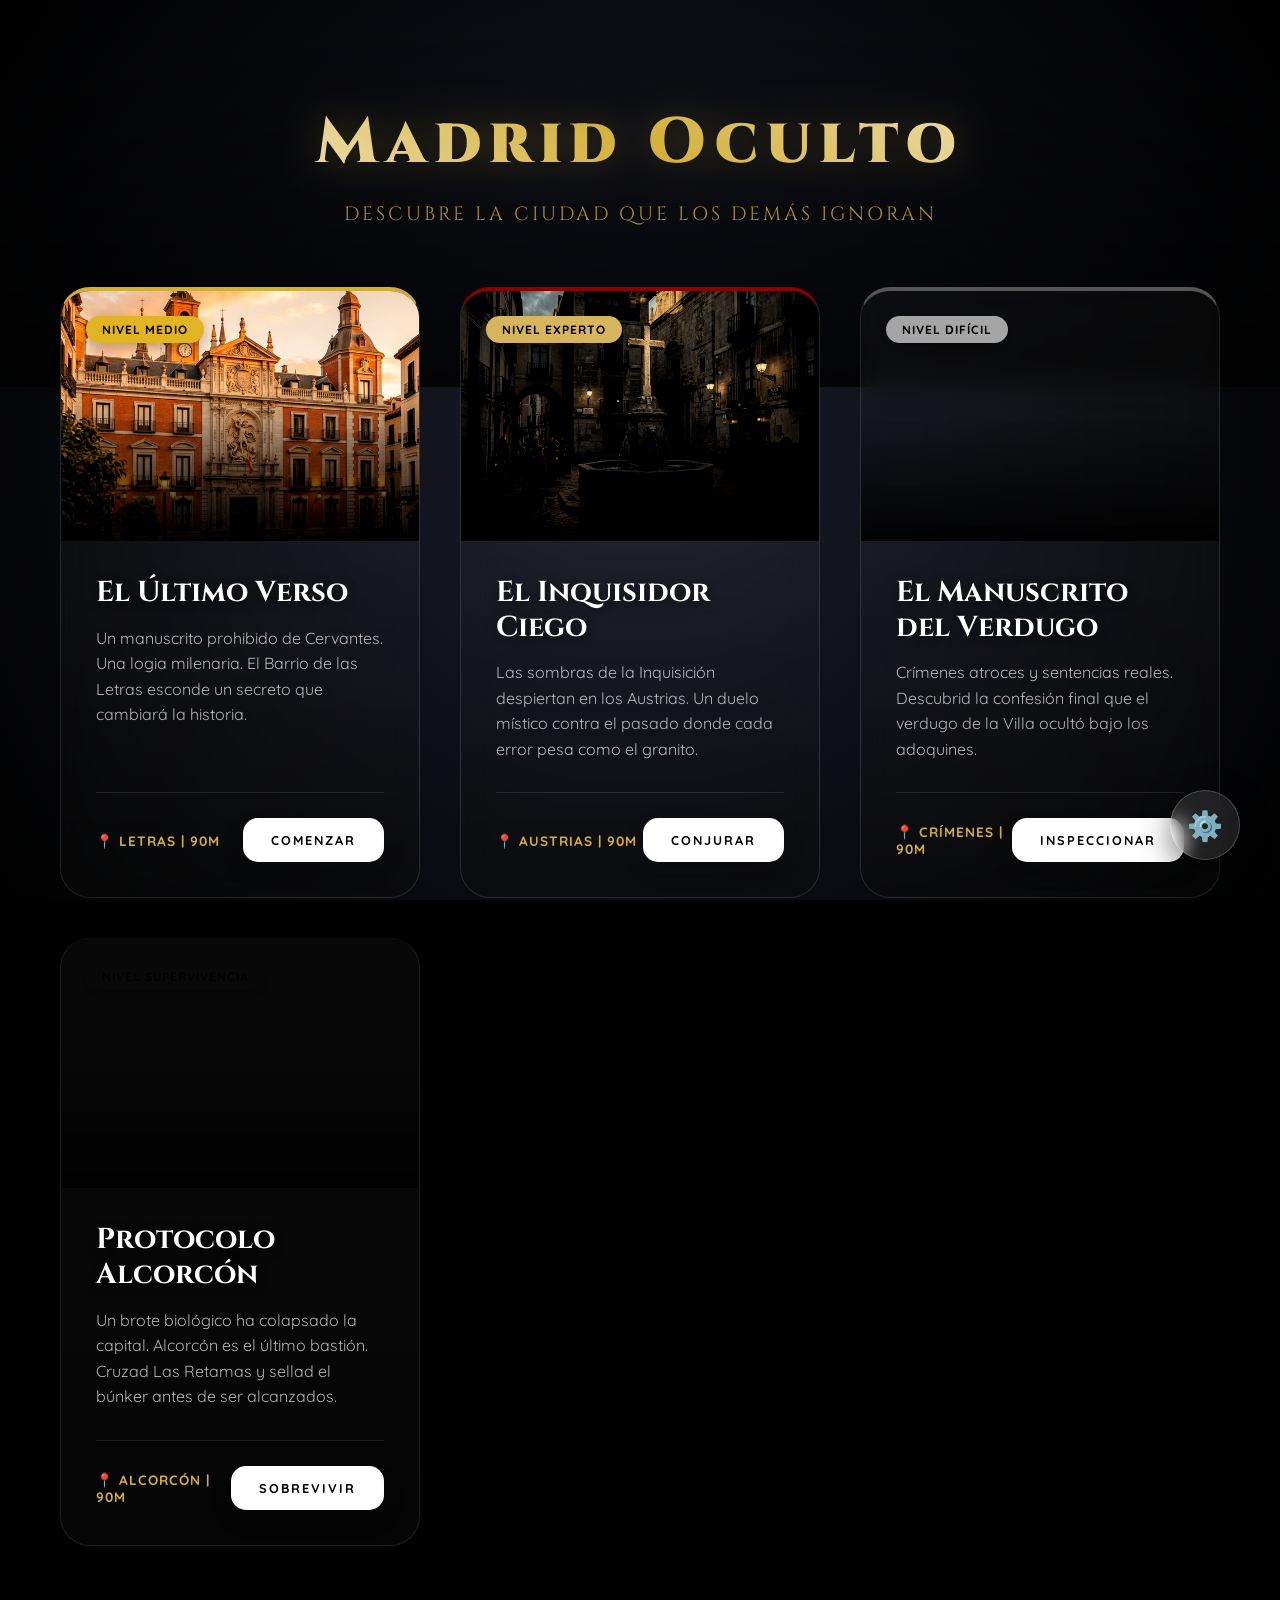
<file: La-Invocacion-del-Inquisidor-Ciego/master.html>
<!DOCTYPE html>
<html lang="es">
<head>
    <meta charset="UTF-8">
    <meta name="viewport" content="width=device-width, initial-scale=1.0">
    <title>GM | El Inquisidor Ciego</title>
    <link href="https://fonts.googleapis.com/css2?family=Cinzel:wght@400;700;900&family=Quicksand:wght@400;500;600;700&display=swap" rel="stylesheet">
    <style>
        :root {
            --primary: #8b0000;
            --gold: #d4af37;
            --bg: #111114;
            --surface: #1c1c21;
        }

        * { margin:0; padding:0; box-sizing:border-box; }

        body {
            font-family: 'Quicksand', sans-serif;
            background-color: var(--bg);
            color: #ccc;
            padding: 20px;
        }

        .master-container { max-width: 800px; margin: 0 auto; }

        header {
            text-align: center;
            padding: 40px 20px;
            background: var(--surface);
            border-radius: 20px;
            margin-bottom: 30px;
            border-bottom: 5px solid var(--primary);
        }

        h1 { font-family: 'Cinzel', serif; color: var(--gold); font-size: 1.8rem; margin-bottom: 5px; }

        .section {
            background: var(--surface);
            padding: 30px;
            border-radius: 20px;
            margin-bottom: 25px;
            border: 1px solid rgba(139, 0, 0, 0.2);
        }

        h2 { 
            font-family: 'Cinzel', serif; color: var(--primary); font-size: 1.1rem; 
            margin-bottom: 20px; text-transform: uppercase; letter-spacing: 2px;
        }

        .table-wrapper { width: 100%; overflow-x: auto; }

        table { width: 100%; border-collapse: collapse; min-width: 500px; }

        th, td { text-align: left; padding: 15px; border-bottom: 1px solid #2a2a2e; }

        th { font-family: 'Cinzel', serif; color: var(--gold); font-size: 0.8rem; }

        .solution { 
            font-weight: 800; color: white; background: var(--primary); 
            padding: 6px 12px; border-radius: 6px; 
        }

        .btn-nav { display: flex; justify-content: center; gap: 15px; margin-top: 40px; }

        .btn {
            padding: 15px 30px; text-decoration: none; border-radius: 12px;
            font-weight: 800; text-transform: uppercase; font-size: 0.8rem;
        }

        .btn-crimson { background: var(--primary); color: white; }
        .btn-stone { background: #333; color: white; }
    </style>
</head>
<body>
    <div class="master-container">
        <header>
            <h1>Archivo GM: El Inquisidor Ciego</h1>
            <p style="font-weight: 700; color: var(--primary); font-size: 0.8rem; letter-spacing: 2px;">CÓDICE DE CONTROL DEL SANTO OFICIO</p>
        </header>

        <section class="section">
            <h2>🔑 REGISTRO DE SELLOS</h2>
            <div class="table-wrapper">
                <table>
                    <thead>
                        <tr>
                            <th>Estación</th>
                            <th>Invocación</th>
                            <th>Guía de Fe</th>
                        </tr>
                    </thead>
                    <tbody>
                        <tr><td>1. Cruz Verde</td><td><span class="solution">1680</span></td><td style="color:#888;">Año del Auto de Fe en la placa de la fuente.</td></tr>
                        <tr><td>2. Palacio Cañete</td><td><span class="solution">2</span></td><td style="color:#888;">Leones en el escudo central sobre la puerta.</td></tr>
                        <tr><td>3. San Ginés</td><td><span class="solution">3</span></td><td style="color:#888;">Puertas de madera en la fachada (no santuarios).</td></tr>
                        <tr><td>4. Pza. de la Villa</td><td><span class="solution">62</span></td><td style="color:#888;">Edad del almirante (1588 menos 1526).</td></tr>
                        <tr><td>5. Pza. Mayor</td><td><span class="solution">Juan de Villanueva</span></td><td style="color:#888;">Arquitecto de la reconstrucción (Placa Cuchilleros).</td></tr>
                    </tbody>
                </table>
            </div>
        </section>

        <div class="btn-nav">
            <a href="../master-selection.html" class="btn btn-stone">⬅ CERRAR CÓDICE</a>
            <a href="index.html" class="btn btn-crimson">VISIÓN DEL PASADO</a>
        </div>
    </div>

    <script>
        if (sessionStorage.getItem('gm_access') !== 'granted') {
            window.location.href = '../index.html';
        }
    </script>
</body>
</html>
</file>
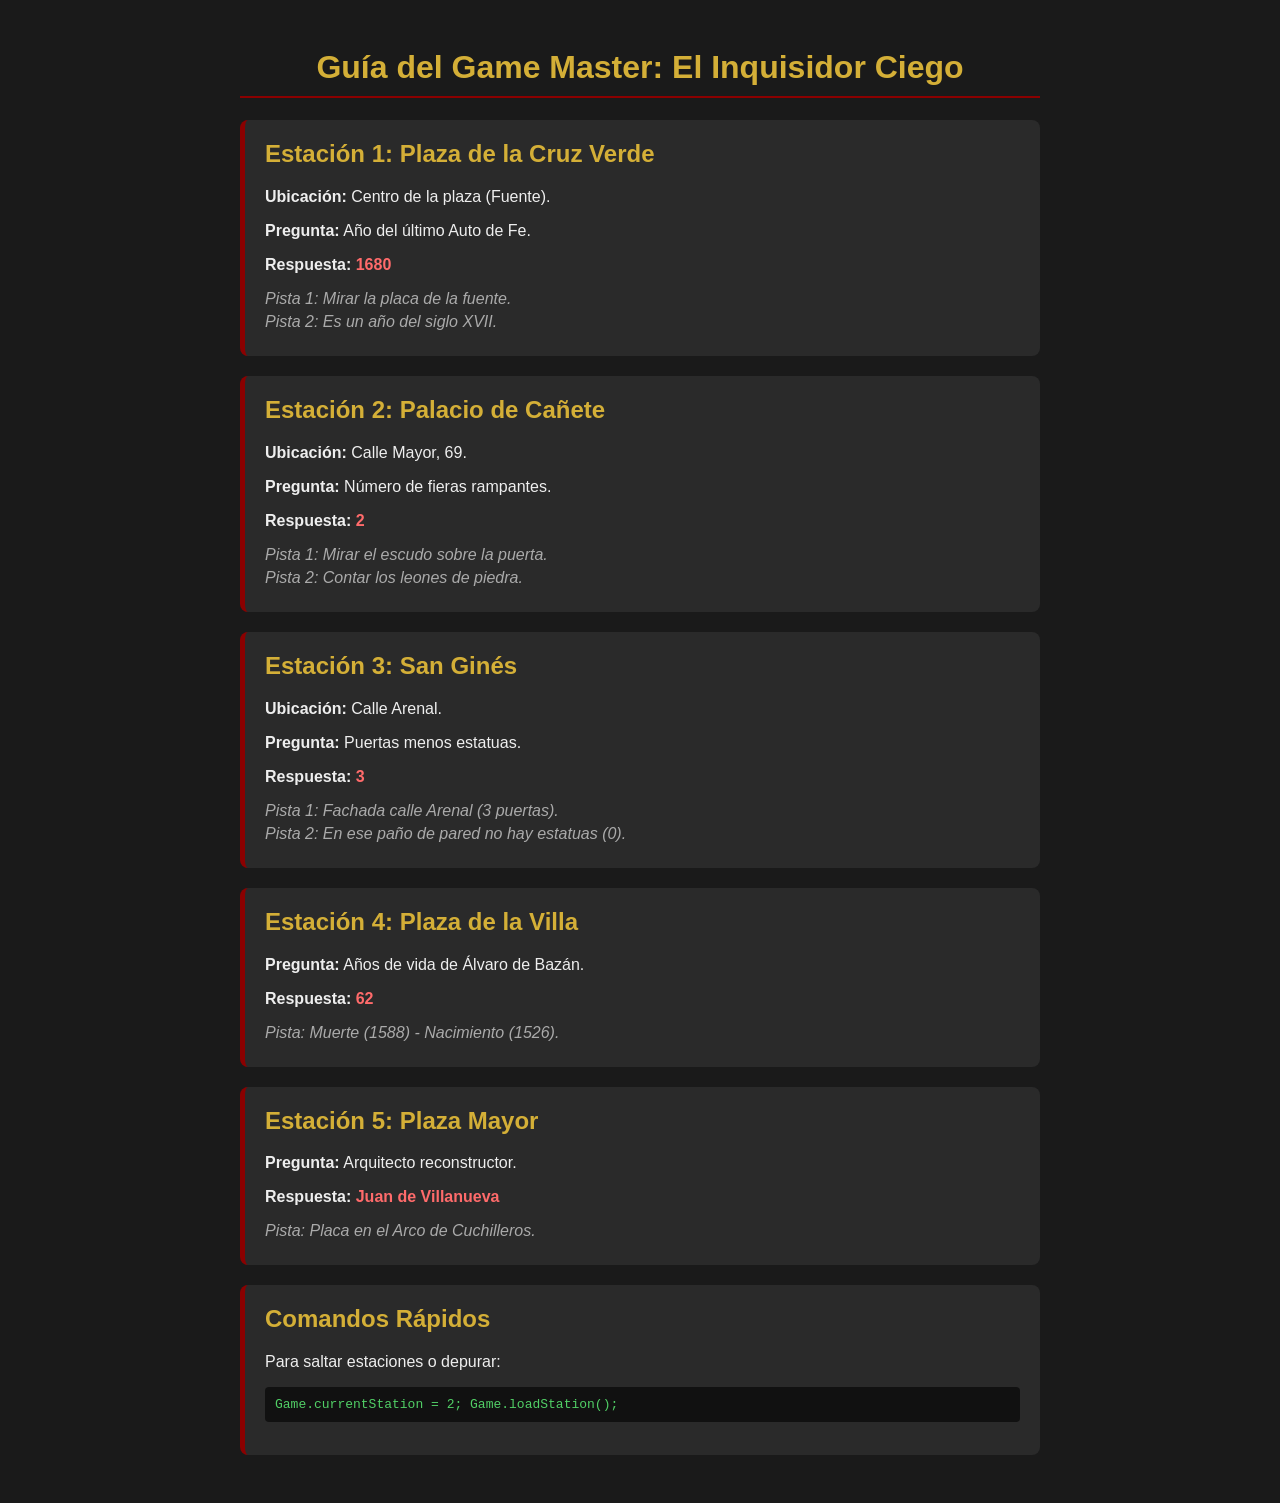
<file: Nuevo-Misterio/master.html>
<!DOCTYPE html>
<html lang="es">
<head>
    <meta charset="UTF-8">
    <meta name="viewport" content="width=device-width, initial-scale=1.0">
    <title>Master Panel | El Inquisidor Ciego</title>
    <style>
        body { font-family: 'Segoe UI', Tahoma, Geneva, Verdana, sans-serif; background: #1a1a1a; color: #eee; padding: 20px; }
        .container { max-width: 800px; margin: 0 auto; }
        h1 { color: #d4af37; text-align: center; border-bottom: 2px solid #8b0000; padding-bottom: 10px; }
        .section { background: #2a2a2a; padding: 20px; border-radius: 8px; margin-bottom: 20px; border-left: 5px solid #8b0000; }
        h2 { color: #d4af37; margin-top: 0; }
        .answer { font-weight: bold; color: #ff6b6b; }
        .pista { font-style: italic; color: #aaa; margin: 5px 0; }
        pre { background: #111; padding: 10px; border-radius: 4px; overflow-x: auto; color: #51cf66; }
    </style>
</head>
<body>
    <div class="container">
        <h1>Guía del Game Master: El Inquisidor Ciego</h1>
        
        <div class="section">
            <h2>Estación 1: Plaza de la Cruz Verde</h2>
            <p><strong>Ubicación:</strong> Centro de la plaza (Fuente).</p>
            <p><strong>Pregunta:</strong> Año del último Auto de Fe.</p>
            <p><strong>Respuesta:</strong> <span class="answer">1680</span></p>
            <p class="pista">Pista 1: Mirar la placa de la fuente.</p>
            <p class="pista">Pista 2: Es un año del siglo XVII.</p>
        </div>

        <div class="section">
            <h2>Estación 2: Palacio de Cañete</h2>
            <p><strong>Ubicación:</strong> Calle Mayor, 69.</p>
            <p><strong>Pregunta:</strong> Número de fieras rampantes.</p>
            <p><strong>Respuesta:</strong> <span class="answer">2</span></p>
            <p class="pista">Pista 1: Mirar el escudo sobre la puerta.</p>
            <p class="pista">Pista 2: Contar los leones de piedra.</p>
        </div>

        <div class="section">
            <h2>Estación 3: San Ginés</h2>
            <p><strong>Ubicación:</strong> Calle Arenal.</p>
            <p><strong>Pregunta:</strong> Puertas menos estatuas.</p>
            <p><strong>Respuesta:</strong> <span class="answer">3</span></p>
            <p class="pista">Pista 1: Fachada calle Arenal (3 puertas).</p>
            <p class="pista">Pista 2: En ese paño de pared no hay estatuas (0).</p>
        </div>

        <div class="section">
            <h2>Estación 4: Plaza de la Villa</h2>
            <p><strong>Pregunta:</strong> Años de vida de Álvaro de Bazán.</p>
            <p><strong>Respuesta:</strong> <span class="answer">62</span></p>
            <p class="pista">Pista: Muerte (1588) - Nacimiento (1526).</p>
        </div>

        <div class="section">
            <h2>Estación 5: Plaza Mayor</h2>
            <p><strong>Pregunta:</strong> Arquitecto reconstructor.</p>
            <p><strong>Respuesta:</strong> <span class="answer">Juan de Villanueva</span></p>
            <p class="pista">Pista: Placa en el Arco de Cuchilleros.</p>
        </div>

        <div class="section">
            <h2>Comandos Rápidos</h2>
            <p>Para saltar estaciones o depurar:</p>
            <pre>Game.currentStation = 2; Game.loadStation();</pre>
        </div>
    </div>
</body>
</html>
</file>
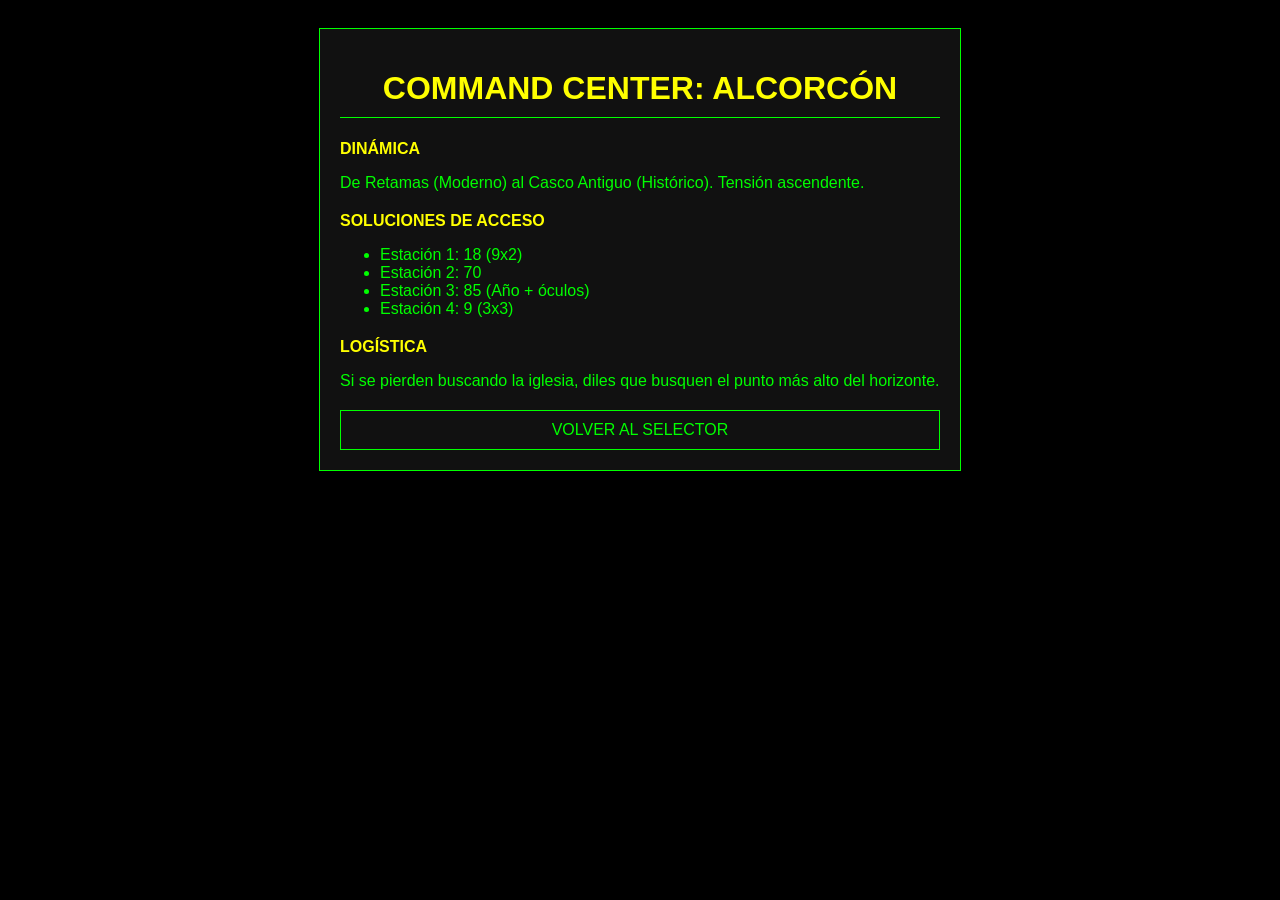
<file: Protocolo-Alcorcon/master.html>
<!DOCTYPE html>
<html lang="es">
<head>
    <meta charset="UTF-8">
    <meta name="viewport" content="width=device-width, initial-scale=1.0">
    <title>GM Panel | Protocolo Alcorcón</title>
    <style>
        body { font-family: sans-serif; padding: 20px; background: #000; color: #0f0; }
        .container { max-width: 600px; margin: 0 auto; background: #111; padding: 20px; border: 1px solid #0f0; }
        h1 { color: #ffff00; text-align: center; border-bottom: 1px solid #0f0; padding-bottom: 10px; }
        .section { margin-bottom: 20px; }
        .section h2 { font-size: 1rem; color: #ffff00; }
        .btn-back { display: block; margin-top: 20px; color: #0f0; text-decoration: none; border: 1px solid #0f0; padding: 10px; text-align: center; }
    </style>
</head>
<body>
    <div class="container">
        <h1>COMMAND CENTER: ALCORCÓN</h1>
        
        <div class="section">
            <h2>DINÁMICA</h2>
            <p>De Retamas (Moderno) al Casco Antiguo (Histórico). Tensión ascendente.</p>
        </div>

        <div class="section">
            <h2>SOLUCIONES DE ACCESO</h2>
            <ul>
                <li>Estación 1: 18 (9x2)</li>
                <li>Estación 2: 70</li>
                <li>Estación 3: 85 (Año + óculos)</li>
                <li>Estación 4: 9 (3x3)</li>
            </ul>
        </div>

        <div class="section">
            <h2>LOGÍSTICA</h2>
            <p>Si se pierden buscando la iglesia, diles que busquen el punto más alto del horizonte.</p>
        </div>

        <a href="../master-selection.html" class="btn-back">VOLVER AL SELECTOR</a>
    </div>
</body>
</html>
</file>
<file: style.css>
:root {
    --primary-color: #d4af37; /* Gold */
    --secondary-color: #8b0000; /* Dark Red */
    --bg-dark: #121212;
    --paper-bg: #fdf5e6;
    --text-dark: #2c2c2c;
    --text-light: #e0e0e0;
    --font-heading: 'Cinzel', serif;
    --font-body: 'Quicksand', sans-serif;
    --transition-speed: 0.5s;
}

@import url('https://fonts.googleapis.com/css2?family=Cinzel:wght@400;700&family=Quicksand:wght@300;400;600&display=swap');

* {
    margin: 0;
    padding: 0;
    box-sizing: border-box;
}

body {
    background-color: var(--bg-dark);
    color: var(--text-light);
    font-family: var(--font-body);
    line-height: 1.6;
    overflow-x: hidden;
    min-height: 100vh;
}

/* Background Texture */
.app-container {
    max-width: 600px;
    margin: 0 auto;
    padding: 20px;
    min-height: 100vh;
    display: flex;
    flex-direction: column;
}

/* Transitions */
.screen {
    display: none;
    animation: fadeIn var(--transition-speed) ease-out forwards;
}

.screen.active {
    display: block;
}

@keyframes fadeIn {
    from { opacity: 0; transform: translateY(20px); }
    to { opacity: 1; transform: translateY(0); }
}

/* Typography */
h1, h2, h3 {
    font-family: var(--font-heading);
    color: var(--primary-color);
    text-align: center;
    margin-bottom: 1.5rem;
    text-transform: uppercase;
    letter-spacing: 2px;
}

p {
    margin-bottom: 1rem;
}

/* Cards */
.card {
    background: rgba(40, 40, 40, 0.8);
    border: 1px solid var(--primary-color);
    padding: 2rem;
    border-radius: 12px;
    box-shadow: 0 10px 30px rgba(0,0,0,0.5);
    backdrop-filter: blur(10px);
}

.parchment {
    background: var(--paper-bg);
    color: var(--text-dark);
    padding: 2rem;
    border-radius: 4px;
    position: relative;
    box-shadow: 5px 5px 15px rgba(0,0,0,0.3);
    border: 1px solid #dcdcdc;
}

.parchment::after {
    content: '';
    position: absolute;
    top: 0; left: 0; right: 0; bottom: 0;
    background: linear-gradient(45deg, rgba(0,0,0,0.02) 25%, transparent 25%, transparent 50%, rgba(0,0,0,0.02) 50%, rgba(0,0,0,0.02) 75%, transparent 75%, transparent);
    background-size: 4px 4px;
    pointer-events: none;
}

/* Images */
.location-img {
    width: 100%;
    height: 250px;
    object-fit: cover;
    border-radius: 8px;
    margin-bottom: 1.5rem;
    border: 2px solid var(--primary-color);
    box-shadow: 0 5px 15px rgba(0,0,0,0.3);
}

/* Buttons */
.btn {
    display: block;
    width: 100%;
    padding: 1rem;
    margin-top: 1rem;
    border: none;
    border-radius: 8px;
    font-size: 1.1rem;
    font-weight: 600;
    cursor: pointer;
    transition: all 0.3s ease;
    text-transform: uppercase;
    letter-spacing: 1px;
}

.btn-primary {
    background: var(--primary-color);
    color: var(--text-dark);
}

.btn-primary:hover {
    background: #fff;
    transform: scale(1.02);
}

.btn-secondary {
    background: transparent;
    border: 1px solid var(--primary-color);
    color: var(--primary-color);
}

.btn-secondary:hover {
    background: rgba(212, 175, 55, 0.1);
}

.btn-map {
    background: var(--secondary-color);
    color: white;
    text-decoration: none;
    text-align: center;
    border-radius: 8px;
    padding: 0.8rem;
    display: inline-flex;
    align-items: center;
    justify-content: center;
    gap: 10px;
    margin-bottom: 1rem;
    width: 100%;
}

/* Form Elements */
.input-group {
    margin: 2rem 0;
}

input[type="text"] {
    width: 100%;
    padding: 1rem;
    background: #1e1e1e;
    border: 1px solid #444;
    border-radius: 8px;
    color: white;
    font-size: 1.2rem;
    text-align: center;
}

input[type="text"]:focus {
    border-color: var(--primary-color);
    outline: none;
}

/* Hints */
.hint-box {
    display: none;
    margin-top: 1rem;
    padding: 1rem;
    background: rgba(212, 175, 55, 0.1);
    border-left: 4px solid var(--primary-color);
    font-style: italic;
    font-size: 0.9rem;
    animation: slideDown 0.3s ease-out;
}

@keyframes slideDown {
    from { opacity: 0; transform: translateY(-10px); }
    to { opacity: 1; transform: translateY(0); }
}

/* Feedback */
#feedback {
    text-align: center;
    margin-top: 1rem;
    min-height: 24px;
    font-weight: 600;
}

.error { color: #ff6b6b; }
.success { color: #51cf66; }

/* Progress Bar */
.progress-container {
    width: 100%;
    height: 6px;
    background: #333;
    border-radius: 10px;
    margin: 20px 0;
    overflow: hidden;
}

.progress-bar {
    height: 100%;
    background: var(--primary-color);
    width: 0%;
    transition: width 1s ease;
}

/* Footer style links */
.footer-links {
    margin-top: 2rem;
    text-align: center;
    font-size: 0.8rem;
    opacity: 0.6;
}

.footer-links a {
    color: var(--primary-color);
    text-decoration: none;
}
</file>
